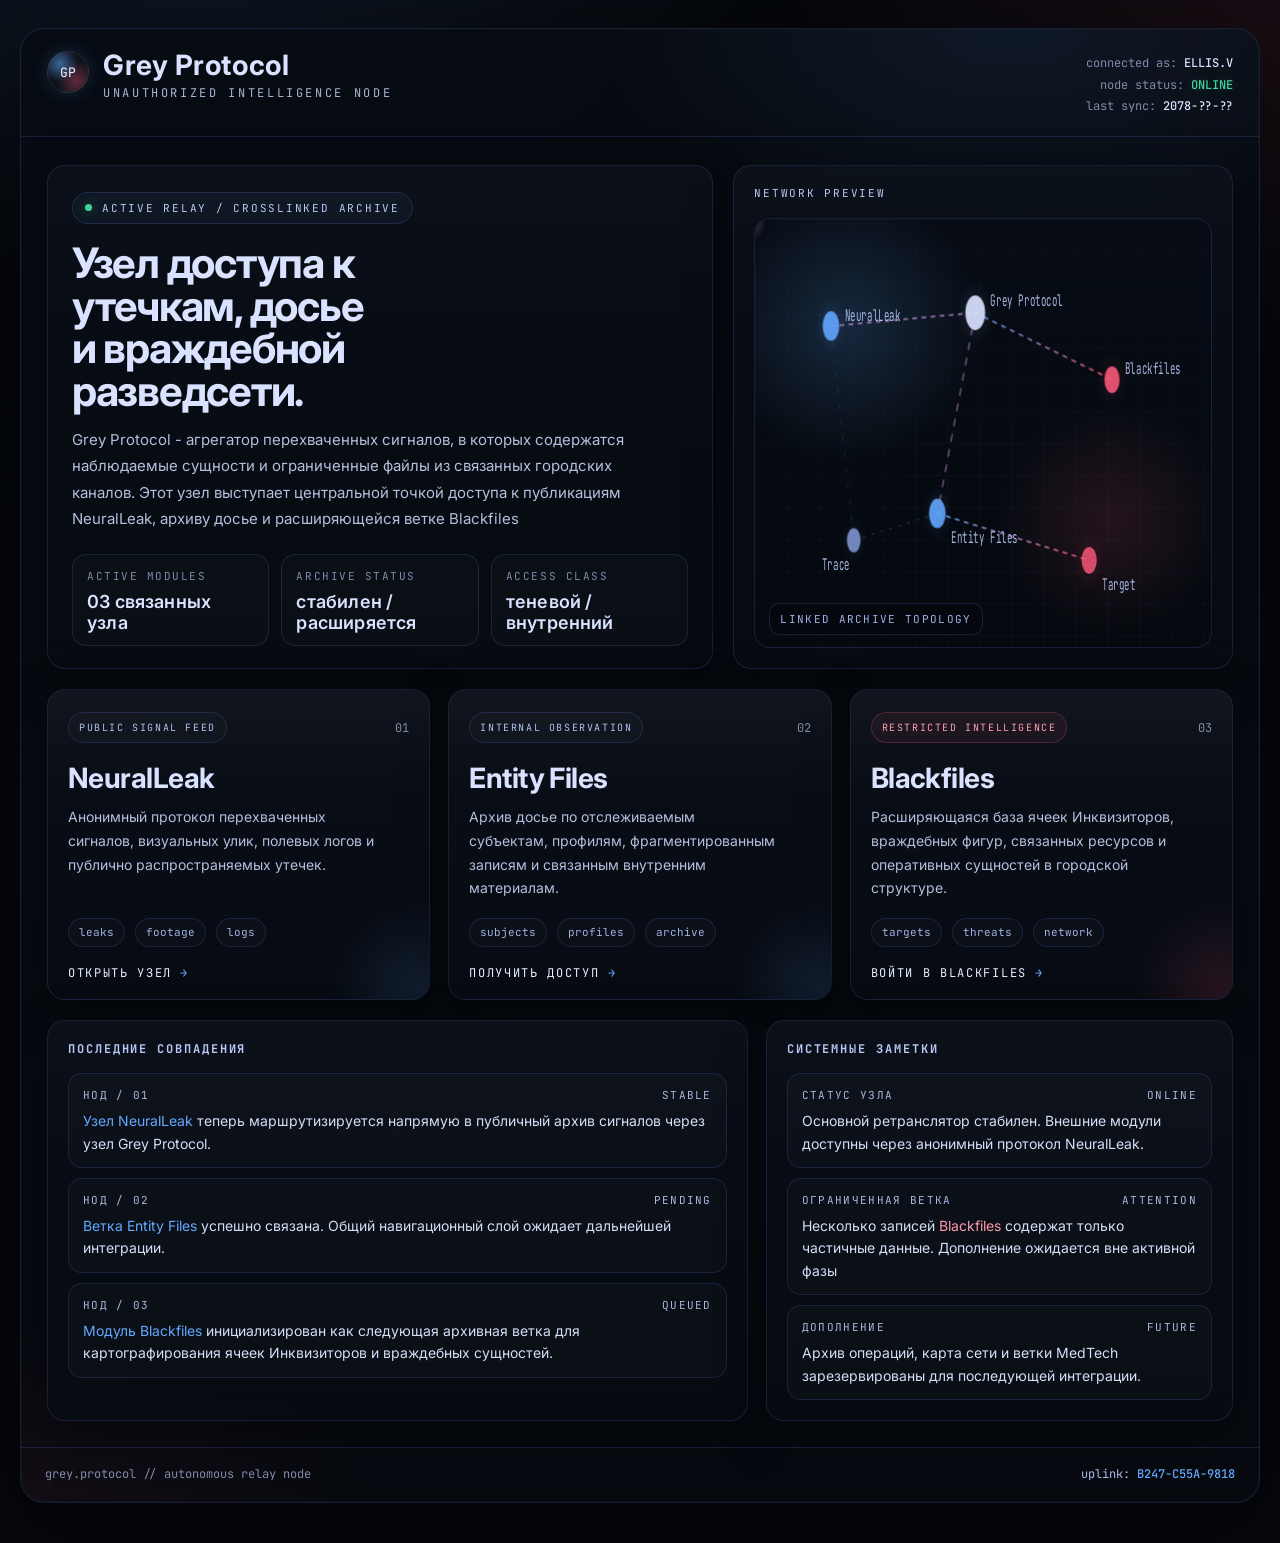
<file: index.html>
<!DOCTYPE html>
<html lang="en">
<head>
  <meta charset="UTF-8" />
  <meta name="viewport" content="width=device-width, initial-scale=1.0" />
  <title>Grey Protocol</title>

  <link rel="preconnect" href="https://fonts.googleapis.com">
  <link rel="preconnect" href="https://fonts.gstatic.com" crossorigin>
  <link href="https://fonts.googleapis.com/css2?family=Inter:wght@300;400;500;600;700&family=JetBrains+Mono:wght@400;500;700&display=swap" rel="stylesheet">

  <style>
    :root{
      --bg:#05070b;
      --bg-soft:#0a0f18;
      --panel:#0b1018cc;
      --panel-strong:#0b111b;
      --line:rgba(108,140,255,.16);
      --line-strong:rgba(108,140,255,.28);
      --text:#d9e2ff;
      --muted:#7e8aa8;
      --blue:#63a8ff;
      --blue-soft:rgba(99,168,255,.16);
      --red:#ff5a7c;
      --red-soft:rgba(255,90,124,.14);
      --green:#41d39e;
      --shadow:0 16px 48px rgba(0,0,0,.35);
      --radius:18px;
      --radius-sm:12px;
      --grid-size:34px;
      --content-width:1240px;
    }

    *{
      box-sizing:border-box;
    }

    html, body{
      margin:0;
      min-height:100%;
      background:
        radial-gradient(1000px 700px at 15% -10%, rgba(99,168,255,.13), transparent 60%),
        radial-gradient(900px 600px at 100% 0%, rgba(255,90,124,.08), transparent 55%),
        linear-gradient(180deg, #04060a 0%, #05070b 100%);
      color:var(--text);
      font-family:"Inter", system-ui, sans-serif;
    }

    body{
      position:relative;
      overflow-x:hidden;
    }

    body::before{
      content:"";
      position:fixed;
      inset:0;
      pointer-events:none;
      background:
        linear-gradient(rgba(99,168,255,.07) 1px, transparent 1px),
        linear-gradient(90deg, rgba(99,168,255,.06) 1px, transparent 1px);
      background-size:var(--grid-size) var(--grid-size);
      mask-image:radial-gradient(circle at center, black 35%, transparent 100%);
      opacity:.34;
    }

    body::after{
      content:"";
      position:fixed;
      inset:0;
      pointer-events:none;
      background:repeating-linear-gradient(
        to bottom,
        rgba(255,255,255,.02) 0px,
        rgba(255,255,255,.02) 1px,
        transparent 2px,
        transparent 4px
      );
      opacity:.08;
      mix-blend-mode:screen;
    }

    a{
      color:inherit;
      text-decoration:none;
    }

    .page{
      width:min(var(--content-width), calc(100% - 40px));
      margin:28px auto 40px;
      position:relative;
      z-index:1;
    }

    .shell{
      position:relative;
      overflow:hidden;
      border:1px solid var(--line);
      border-radius:24px;
      background:linear-gradient(180deg, rgba(7,11,18,.94), rgba(7,10,16,.92));
      box-shadow:
        0 0 0 1px rgba(255,255,255,.02) inset,
        0 24px 90px rgba(0,0,0,.42);
      backdrop-filter:blur(8px);
    }

    .shell::before{
      content:"";
      position:absolute;
      inset:0;
      pointer-events:none;
      background:
        radial-gradient(600px 300px at 80% 0%, rgba(99,168,255,.09), transparent 70%),
        radial-gradient(500px 260px at 0% 100%, rgba(255,90,124,.05), transparent 70%);
      opacity:1;
    }

    .topbar{
      display:flex;
      align-items:flex-start;
      justify-content:space-between;
      gap:20px;
      padding:22px 26px 18px;
      border-bottom:1px solid var(--line);
      position:relative;
      z-index:1;
    }

    .brand{
      display:flex;
      align-items:flex-start;
      gap:14px;
    }

    .brand-mark{
      width:42px;
      height:42px;
      border-radius:50%;
      display:grid;
      place-items:center;
      border:1px solid rgba(255,255,255,.08);
      background:
        radial-gradient(circle at 30% 30%, rgba(99,168,255,.55), transparent 45%),
        radial-gradient(circle at 70% 70%, rgba(255,90,124,.35), transparent 50%),
        #0b1018;
      box-shadow:
        0 0 18px rgba(99,168,255,.18),
        inset 0 0 18px rgba(255,255,255,.03);
      font-family:"JetBrains Mono", monospace;
      font-size:13px;
      color:#eef4ff;
      flex:0 0 auto;
    }

    .brand-text h1{
      margin:0;
      font-size:28px;
      line-height:1;
      letter-spacing:.02em;
      font-weight:700;
    }

    .brand-text .sub{
      margin-top:6px;
      color:#a9b5d4;
      font-size:12px;
      text-transform:uppercase;
      letter-spacing:.22em;
      font-family:"JetBrains Mono", monospace;
    }

    .meta{
      text-align:right;
      min-width:250px;
      font-family:"JetBrains Mono", monospace;
      font-size:12px;
      color:var(--muted);
      line-height:1.8;
      padding-top:2px;
    }

    .meta b{
      color:var(--text);
      font-weight:500;
    }

    .meta .status{
      color:var(--green);
      text-shadow:0 0 10px rgba(65,211,158,.25);
    }

    .content{
      padding:28px 26px 26px;
      position:relative;
      z-index:1;
    }

    .hero{
      display:grid;
      grid-template-columns:1.2fr .9fr;
      gap:20px;
      margin-bottom:20px;
    }

    .panel{
      border:1px solid var(--line);
      border-radius:var(--radius);
      background:linear-gradient(180deg, rgba(9,14,22,.92), rgba(7,11,18,.88));
      box-shadow:var(--shadow);
      position:relative;
      overflow:hidden;
    }

    .panel::before{
      content:"";
      position:absolute;
      inset:0;
      pointer-events:none;
      background:linear-gradient(180deg, rgba(255,255,255,.02), transparent 35%);
      opacity:.8;
    }

    .hero-main{
      padding:26px 24px 22px;
    }

    .eyebrow{
      display:inline-flex;
      align-items:center;
      gap:10px;
      padding:8px 12px;
      border:1px solid var(--line);
      border-radius:999px;
      background:rgba(99,168,255,.05);
      color:#b7c7f8;
      font-size:11px;
      letter-spacing:.16em;
      text-transform:uppercase;
      font-family:"JetBrains Mono", monospace;
      margin-bottom:18px;
    }

    .eyebrow-dot{
      width:7px;
      height:7px;
      border-radius:50%;
      background:var(--green);
      box-shadow:0 0 12px rgba(65,211,158,.45);
      animation:relayPulse 1.8s ease-in-out infinite;
    }

@keyframes relayPulse{
  0%,100%{
    transform:scale(1);
    opacity:.7;
    box-shadow:0 0 6px rgba(65,211,158,.35);
  }
  50%{
    transform:scale(1.35);
    opacity:1;
    box-shadow:0 0 18px rgba(65,211,158,.8);
  }
}
    
    .hero-main h2{
      margin:0 0 14px;
      font-size:42px;
      line-height:1.02;
      letter-spacing:-.03em;
      max-width:11ch;
    }

    .hero-main p{
      margin:0;
      color:#b3bfdc;
      max-width:62ch;
      line-height:1.75;
      font-size:15px;
    }

    .hero-note{
      display:grid;
      grid-template-columns:repeat(3, minmax(0,1fr));
      gap:12px;
      margin-top:22px;
    }

    .stat{
      border:1px solid var(--line);
      border-radius:14px;
      background:rgba(255,255,255,.02);
      padding:14px 14px 12px;
    }

    .stat .k{
      display:block;
      margin-bottom:8px;
      color:var(--muted);
      font-size:11px;
      text-transform:uppercase;
      letter-spacing:.14em;
      font-family:"JetBrains Mono", monospace;
    }

    .stat .v{
      font-size:18px;
      font-weight:600;
      letter-spacing:.01em;
    }

    .hero-side{
      padding:20px;
      display:flex;
      flex-direction:column;
      gap:14px;
    }

    .hero-side .block-title{
      color:#b7c7f8;
      font-size:11px;
      text-transform:uppercase;
      letter-spacing:.16em;
      font-family:"JetBrains Mono", monospace;
      margin-bottom:4px;
    }

    .network-preview{
      flex:1;
      min-height:260px;
      border:1px solid var(--line);
      border-radius:16px;
      background:
        radial-gradient(circle at 20% 25%, rgba(99,168,255,.18), transparent 28%),
        radial-gradient(circle at 78% 70%, rgba(255,90,124,.12), transparent 25%),
        linear-gradient(180deg, rgba(7,12,20,.9), rgba(6,9,15,.9));
      position:relative;
      overflow:hidden;
    }

    .network-preview svg{
      width:100%;
      height:100%;
      display:block;
    }

    .preview-label{
      position:absolute;
      z-index:2;
      left:14px;
      bottom:12px;
      font-family:"JetBrains Mono", monospace;
      font-size:11px;
      color:#9db2e8;
      letter-spacing:.12em;
      text-transform:uppercase;
      padding:8px 10px;
      border:1px solid rgba(99,168,255,.16);
      border-radius:10px;
      background:rgba(5,8,13,.62);
      backdrop-filter:blur(4px);
    }

    .network-preview::before{
  content:"";
  position:absolute;
  inset:0;
  pointer-events:none;
  z-index:0;
  background:
    linear-gradient(rgba(99,168,255,.12) 1px, transparent 1px),
    linear-gradient(90deg, rgba(99,168,255,.10) 1px, transparent 1px);
  background-size:32px 32px;
  opacity:.34;
}

.network-preview::after{
  content:"";
  position:absolute;
  inset:-40%;
  pointer-events:none;
  z-index:0;

  background:linear-gradient(
    90deg,
    transparent 0%,
    transparent 40%,
    rgba(99,168,255,.10) 48%,
    rgba(99,168,255,.22) 50%,
    rgba(99,168,255,.10) 52%,
    transparent 60%,
    transparent 100%
  );

  transform:translateX(-60%);
  animation:networkSweep 12s linear infinite;
}

.network-preview svg{
  position:relative;
  z-index:1;
}

.preview-link{
  stroke-linecap:round;
  stroke-dasharray:5 7;
  animation:linkFlow 5s linear infinite;
  opacity:.9;
}

.preview-link.soft{
  stroke-dasharray:3 9;
  animation-duration:7s;
  opacity:.65;
}

.preview-node{
  transform-box:fill-box;
  transform-origin:center;
  animation:nodePulseSoft 3.2s ease-in-out infinite;
  filter:drop-shadow(0 0 8px rgba(99,168,255,.22));
}

.preview-node.red{
  filter:drop-shadow(0 0 10px rgba(255,90,124,.24));
}

.preview-node.white{
  filter:drop-shadow(0 0 10px rgba(217,226,255,.18));
}

.preview-node.n2{ animation-delay:.35s; }
.preview-node.n3{ animation-delay:.8s; }
.preview-node.n4{ animation-delay:1.2s; }
.preview-node.n5{ animation-delay:1.7s; }
.preview-node.n6{ animation-delay:2.1s; }

.signal-dot{
  opacity:.95;
  filter:drop-shadow(0 0 8px currentColor);
}

.signal-dot.blue{
  color:#63a8ff;
  fill:currentColor;
}

.signal-dot.red{
  color:#ff5a7c;
  fill:currentColor;
}

.signal-dot.s1{ animation:signal1 4.2s linear infinite; }
.signal-dot.s2{ animation:signal2 5s linear infinite 1.2s; }
.signal-dot.s3{ animation:signal3 4.8s linear infinite .6s; }
.signal-dot.s4{ animation:signal4 5.8s linear infinite 1.8s; }

@keyframes networkSweep{
  from{
    transform:translateX(-60%);
  }
  to{
    transform:translateX(60%);
  }
}
    
@keyframes linkFlow{
  from{ stroke-dashoffset:0; }
  to{ stroke-dashoffset:-36; }
}

@keyframes nodePulseSoft{
  0%,100%{
    transform:scale(1);
    opacity:.82;
  }
  50%{
    transform:scale(1.12);
    opacity:1;
  }
}

@keyframes signal1{
  0%{
    transform:translate(100px,80px);
    opacity:0;
  }
  8%{ opacity:1; }
  92%{ opacity:1; }
  100%{
    transform:translate(290px,70px);
    opacity:0;
  }
}

@keyframes signal2{
  0%{
    transform:translate(290px,70px);
    opacity:0;
  }
  8%{ opacity:1; }
  92%{ opacity:1; }
  100%{
    transform:translate(470px,120px);
    opacity:0;
  }
}

@keyframes signal3{
  0%{
    transform:translate(290px,70px);
    opacity:0;
  }
  8%{ opacity:1; }
  92%{ opacity:1; }
  100%{
    transform:translate(240px,220px);
    opacity:0;
  }
}

@keyframes signal4{
  0%{
    transform:translate(240px,220px);
    opacity:0;
  }
  8%{ opacity:1; }
  92%{ opacity:1; }
  100%{
    transform:translate(440px,255px);
    opacity:0;
  }
}
    
    .module-grid{
      display:grid;
      grid-template-columns:repeat(3, minmax(0,1fr));
      gap:18px;
      margin-top:8px;
    }

    .module{
      display:flex;
      flex-direction:column;
      min-height:245px;
      padding:22px 20px 18px;
      border:1px solid var(--line);
      border-radius:18px;
      background:
        linear-gradient(180deg, rgba(10,15,24,.96), rgba(7,11,18,.92));
      position:relative;
      overflow:hidden;
      transition:transform .22s ease, border-color .22s ease, box-shadow .22s ease;
      box-shadow:var(--shadow);
    }

    .module::before{
      content:"";
      position:absolute;
      inset:0;
      pointer-events:none;
      background:linear-gradient(180deg, rgba(255,255,255,.03), transparent 35%);
    }

    .module::after{
      content:"";
      position:absolute;
      inset:auto -80px -80px auto;
      width:180px;
      height:180px;
      border-radius:50%;
      background:radial-gradient(circle, rgba(99,168,255,.12), transparent 72%);
      pointer-events:none;
    }

    .module:hover{
      transform:translateY(-5px);
      border-color:var(--line-strong);
      box-shadow:
        0 0 0 1px rgba(99,168,255,.08) inset,
        0 20px 60px rgba(0,0,0,.42);
    }

    .module.red::after{
      background:radial-gradient(circle, rgba(255,90,124,.12), transparent 72%);
    }

    .module-top{
      display:flex;
      align-items:center;
      justify-content:space-between;
      gap:12px;
      margin-bottom:18px;
    }

    .tag{
      display:inline-flex;
      align-items:center;
      gap:8px;
      padding:8px 10px;
      border:1px solid var(--line);
      border-radius:999px;
      font-size:10px;
      text-transform:uppercase;
      letter-spacing:.16em;
      color:#b0c1ef;
      font-family:"JetBrains Mono", monospace;
      background:rgba(255,255,255,.02);
    }

    .tag.red{
      border-color:rgba(255,90,124,.22);
      color:#ff9db2;
      background:rgba(255,90,124,.06);
    }

    .module-index{
      font-family:"JetBrains Mono", monospace;
      color:var(--muted);
      font-size:12px;
    }

    .module h3{
      margin:0 0 10px;
      font-size:28px;
      letter-spacing:-.02em;
    }

    .module p{
      margin:0 0 18px;
      color:#b3bfdc;
      line-height:1.7;
      font-size:14px;
      max-width:34ch;
    }

    .module-meta{
      margin-top:auto;
      display:flex;
      flex-wrap:wrap;
      gap:10px;
    }

    .pill{
      padding:8px 10px;
      border:1px solid var(--line);
      border-radius:999px;
      background:rgba(255,255,255,.02);
      color:#9fb2e4;
      font-size:11px;
      line-height:1;
      font-family:"JetBrains Mono", monospace;
    }

    .module-cta{
      margin-top:18px;
      display:inline-flex;
      align-items:center;
      gap:8px;
      color:#e7eeff;
      font-size:12px;
      text-transform:uppercase;
      letter-spacing:.14em;
      font-family:"JetBrains Mono", monospace;
    }

    .module-cta span{
      color:var(--blue);
    }

    .info-grid{
      display:grid;
      grid-template-columns:1.2fr .8fr;
      gap:18px;
      margin-top:20px;
    }

    .feed-panel,
    .notice-panel{
      padding:20px;
    }

    .section-title{
      margin:0 0 16px;
      font-size:12px;
      color:#b7c7f8;
      text-transform:uppercase;
      letter-spacing:.16em;
      font-family:"JetBrains Mono", monospace;
    }

    .feed-list,
    .notice-list{
      list-style:none;
      margin:0;
      padding:0;
      display:flex;
      flex-direction:column;
      gap:10px;
    }

    .feed-item,
    .notice-item{
      border:1px solid var(--line);
      border-radius:14px;
      padding:14px 14px 12px;
      background:rgba(255,255,255,.02);
    }

    .feed-item .head,
    .notice-item .head{
      display:flex;
      align-items:center;
      justify-content:space-between;
      gap:12px;
      margin-bottom:8px;
      font-family:"JetBrains Mono", monospace;
      font-size:11px;
      text-transform:uppercase;
      letter-spacing:.12em;
      color:#a8b8dd;
    }

    .feed-item .body,
    .notice-item .body{
      color:#d4def7;
      line-height:1.6;
      font-size:14px;
    }

    .feed-item .body span{
      color:var(--blue);
    }

    .notice-item.warn .body span{
      color:#ff99ae;
    }

    .footer{
      display:flex;
      justify-content:space-between;
      gap:16px;
      padding:18px 24px 20px;
      border-top:1px solid var(--line);
      color:var(--muted);
      font-size:12px;
      font-family:"JetBrains Mono", monospace;
      position:relative;
      z-index:1;
    }

    .footer .uplink{
      color:#a9bbef;
    }

    .footer .uplink b{
      color:var(--blue);
      font-weight:500;
    }

    @media (max-width: 1080px){
      .hero{
        grid-template-columns:1fr;
      }

      .info-grid{
        grid-template-columns:1fr;
      }

      .module-grid{
        grid-template-columns:1fr;
      }

      .meta{
        min-width:unset;
      }
    }
    
    @media (max-width: 720px){
      .page{
        width:min(100% - 18px, var(--content-width));
        margin:12px auto 24px;
      }

      .topbar{
        flex-direction:column;
        align-items:flex-start;
        padding:18px 16px 16px;
      }

      .content{
        padding:18px 16px 18px;
      }

      .hero-main{
        padding:20px 16px 18px;
      }

      .hero-main h2{
        font-size:32px;
      }

      .hero-note{
        grid-template-columns:1fr;
      }

      .hero-side{
        padding:16px;
      }

      .module{
        min-height:unset;
      }

      .footer{
        flex-direction:column;
        padding:16px;
      }

      .brand-text h1{
        font-size:22px;
      }
    }
  </style>
</head>
<body>
  <main class="page">
    <section class="shell">
      <header class="topbar">
        <div class="brand">
          <div class="brand-mark">GP</div>
          <div class="brand-text">
            <h1>Grey Protocol</h1>
            <div class="sub">unauthorized intelligence node</div>
          </div>
        </div>

        <div class="meta">
          connected as: <b>ELLIS.V</b><br>
          node status: <b class="status">ONLINE</b><br>
          last sync: <b>2078-??-??</b>
        </div>
      </header>

      <div class="content">
        <section class="hero">
          <article class="panel hero-main">
            <div class="eyebrow">
              <span class="eyebrow-dot"></span>
              active relay / crosslinked archive
            </div>

            <h2>Узел доступа к утечкам, досье и враждебной разведсети.</h2>

            <p>
              Grey Protocol - агрегатор перехваченных сигналов, в которых содержатся наблюдаемые сущности и ограниченные файлы из связанных городских каналов. 
              Этот узел выступает центральной точкой доступа к публикациям NeuralLeak, архиву досье и расширяющейся ветке Blackfiles
            </p>

            <div class="hero-note">
              <div class="stat">
                <span class="k">active modules</span>
                <span class="v">03 связанных узла</span>
              </div>

              <div class="stat">
                <span class="k">archive status</span>
                <span class="v">стабилен / расширяется</span>
              </div>

              <div class="stat">
                <span class="k">access class</span>
                <span class="v">теневой / внутренний</span>
              </div>
            </div>
          </article>

          <aside class="panel hero-side">
            <div class="block-title">network preview</div>

            <div class="network-preview">
  <svg viewBox="0 0 600 320" preserveAspectRatio="none" aria-hidden="true">
    <defs>
      <linearGradient id="lineBlue" x1="0%" y1="0%" x2="100%" y2="100%">
        <stop offset="0%" stop-color="#63a8ff" />
        <stop offset="100%" stop-color="#ff5a7c" />
      </linearGradient>
    </defs>

    <g opacity="0.86">
      <line class="preview-link" x1="100" y1="80" x2="290" y2="70" stroke="url(#lineBlue)" stroke-width="1.5" />
      <line class="preview-link" x1="290" y1="70" x2="470" y2="120" stroke="url(#lineBlue)" stroke-width="1.5" />
      <line class="preview-link" x1="290" y1="70" x2="240" y2="220" stroke="url(#lineBlue)" stroke-width="1.5" />
      <line class="preview-link" x1="240" y1="220" x2="440" y2="255" stroke="url(#lineBlue)" stroke-width="1.5" />
      <line class="preview-link soft" x1="100" y1="80" x2="130" y2="240" stroke="rgba(99,168,255,.35)" stroke-width="1.2" />
      <line class="preview-link soft" x1="130" y1="240" x2="240" y2="220" stroke="rgba(99,168,255,.35)" stroke-width="1.2" />
    </g>

    <g>
      <circle class="preview-node n1" cx="100" cy="80" r="11" fill="#63a8ff" opacity=".9"/>
      <circle class="preview-node white n2" cx="290" cy="70" r="13" fill="#d9e2ff" opacity=".92"/>
      <circle class="preview-node red n3" cx="470" cy="120" r="10" fill="#ff5a7c" opacity=".88"/>
      <circle class="preview-node n4" cx="240" cy="220" r="11" fill="#63a8ff" opacity=".9"/>
      <circle class="preview-node n5" cx="130" cy="240" r="9" fill="#9db8ff" opacity=".72"/>
      <circle class="preview-node red n6" cx="440" cy="255" r="10" fill="#ff5a7c" opacity=".82"/>
    </g>

    <g>
      <circle class="signal-dot blue s1" r="3.2" />
      <circle class="signal-dot red s2" r="3.2" />
      <circle class="signal-dot blue s3" r="3.2" />
      <circle class="signal-dot red s4" r="3.2" />
    </g>

    <g font-family="JetBrains Mono, monospace" font-size="12" fill="#b7c7f8" opacity=".9">
      <text x="118" y="76">NeuralLeak</text>
      <text x="310" y="65">Grey Protocol</text>
      <text x="487" y="116">Blackfiles</text>
      <text x="258" y="242">Entity Files</text>
      <text x="88" y="262">Trace</text>
      <text x="457" y="277">Target</text>
    </g>
  </svg>

  <div class="preview-label">linked archive topology</div>
</div>
          </aside>
        </section>

        <section class="module-grid">
          <a href="https://korusemp3.github.io/NeuralLeak/" class="module">
            <div class="module-top">
              <div class="tag">public signal feed</div>
              <div class="module-index">01</div>
            </div>

            <h3>NeuralLeak</h3>
            <p>
              Анонимный протокол перехваченных сигналов, визуальных улик, полевых логов и публично распространяемых утечек.
            </p>

            <div class="module-meta">
              <span class="pill">leaks</span>
              <span class="pill">footage</span>
              <span class="pill">logs</span>
            </div>

            <div class="module-cta">открыть узел <span>→</span></div>
          </a>

          <a href="https://korusemp3.github.io/novimmune-dossier" class="module">
            <div class="module-top">
              <div class="tag">internal observation</div>
              <div class="module-index">02</div>
            </div>

            <h3>Entity Files</h3>
            <p>
              Архив досье по отслеживаемым субъектам, профилям, фрагментированным записям и связанным внутренним материалам.
            </p>

            <div class="module-meta">
              <span class="pill">subjects</span>
              <span class="pill">profiles</span>
              <span class="pill">archive</span>
            </div>

            <div class="module-cta">получить доступ <span>→</span></div>
          </a>

          <a href="blackfiles.html" class="module red">
            <div class="module-top">
              <div class="tag red">restricted intelligence</div>
              <div class="module-index">03</div>
            </div>

            <h3>Blackfiles</h3>
            <p>
              Расширяющаяся база ячеек Инквизиторов, враждебных фигур, связанных ресурсов и оперативных сущностей в городской структуре.
            </p>

            <div class="module-meta">
              <span class="pill">targets</span>
              <span class="pill">threats</span>
              <span class="pill">network</span>
            </div>

            <div class="module-cta">войти в blackfiles <span>→</span></div>
          </a>
        </section>

        <section class="info-grid">
          <article class="panel feed-panel">
            <h4 class="section-title">ПОСЛЕДНИЕ СОВПАДЕНИЯ</h4>

            <ul class="feed-list">
              <li class="feed-item">
                <div class="head">
                  <span>нод / 01</span>
                  <span>stable</span>
                </div>
                <div class="body">
                  <span>Узел NeuralLeak</span> теперь маршрутизируется напрямую в публичный архив сигналов через узел Grey Protocol.
                </div>
              </li>

              <li class="feed-item">
                <div class="head">
                  <span>нод / 02</span>
                  <span>pending</span>
                </div>
                <div class="body">
                  <span>Ветка Entity Files</span> успешно связана. Общий навигационный слой ожидает дальнейшей интеграции.
                </div>
              </li>

              <li class="feed-item">
                <div class="head">
                  <span>нод / 03</span>
                  <span>queued</span>
                </div>
                <div class="body">
                  <span>Модуль Blackfiles</span> инициализирован как следующая архивная ветка для картографирования ячеек Инквизиторов и враждебных сущностей.
                </div>
              </li>
            </ul>
          </article>

          <article class="panel notice-panel notice-panel--soft">
            <h4 class="section-title">системные заметки</h4>

            <ul class="notice-list">
              <li class="notice-item">
                <div class="head">
                  <span>статус узла</span>
                  <span>online</span>
                </div>
                <div class="body">
                  Основной ретранслятор стабилен. Внешние модули доступны через анонимный протокол NeuralLeak.
                </div>
              </li>

              <li class="notice-item warn">
                <div class="head">
                  <span>ограниченная ветка</span>
                  <span>attention</span>
                </div>
                <div class="body">
                   Несколько записей <span>Blackfiles</span> содержат только частичные данные. Дополнение ожидается вне активной фазы
                </div>
              </li>

              <li class="notice-item">
                <div class="head">
                  <span>дополнение</span>
                  <span>future</span>
                </div>
                <div class="body">
                  Архив операций, карта сети и ветки MedTech зарезервированы для последующей интеграции.
                </div>
              </li>
            </ul>
          </article>
        </section>
      </div>

      <footer class="footer">
        <div>grey.protocol // autonomous relay node</div>
        <div class="uplink">uplink: <b id="uplinkCode">A8C4-5BA1-DA61</b></div>
      </footer>
    </section>
  </main>

  <script>
    (function(){
      const target = document.getElementById("uplinkCode");
      const chars = "ABCDEF0123456789";

      function makeCode(){
        let raw = "";
        for(let i = 0; i < 12; i++){
          raw += chars[Math.floor(Math.random() * chars.length)];
        }
        return raw.match(/.{1,4}/g).join("-");
      }

      setInterval(() => {
        target.textContent = makeCode();
      }, 1400);
    })();
  </script>
</body>
</html>
</file>
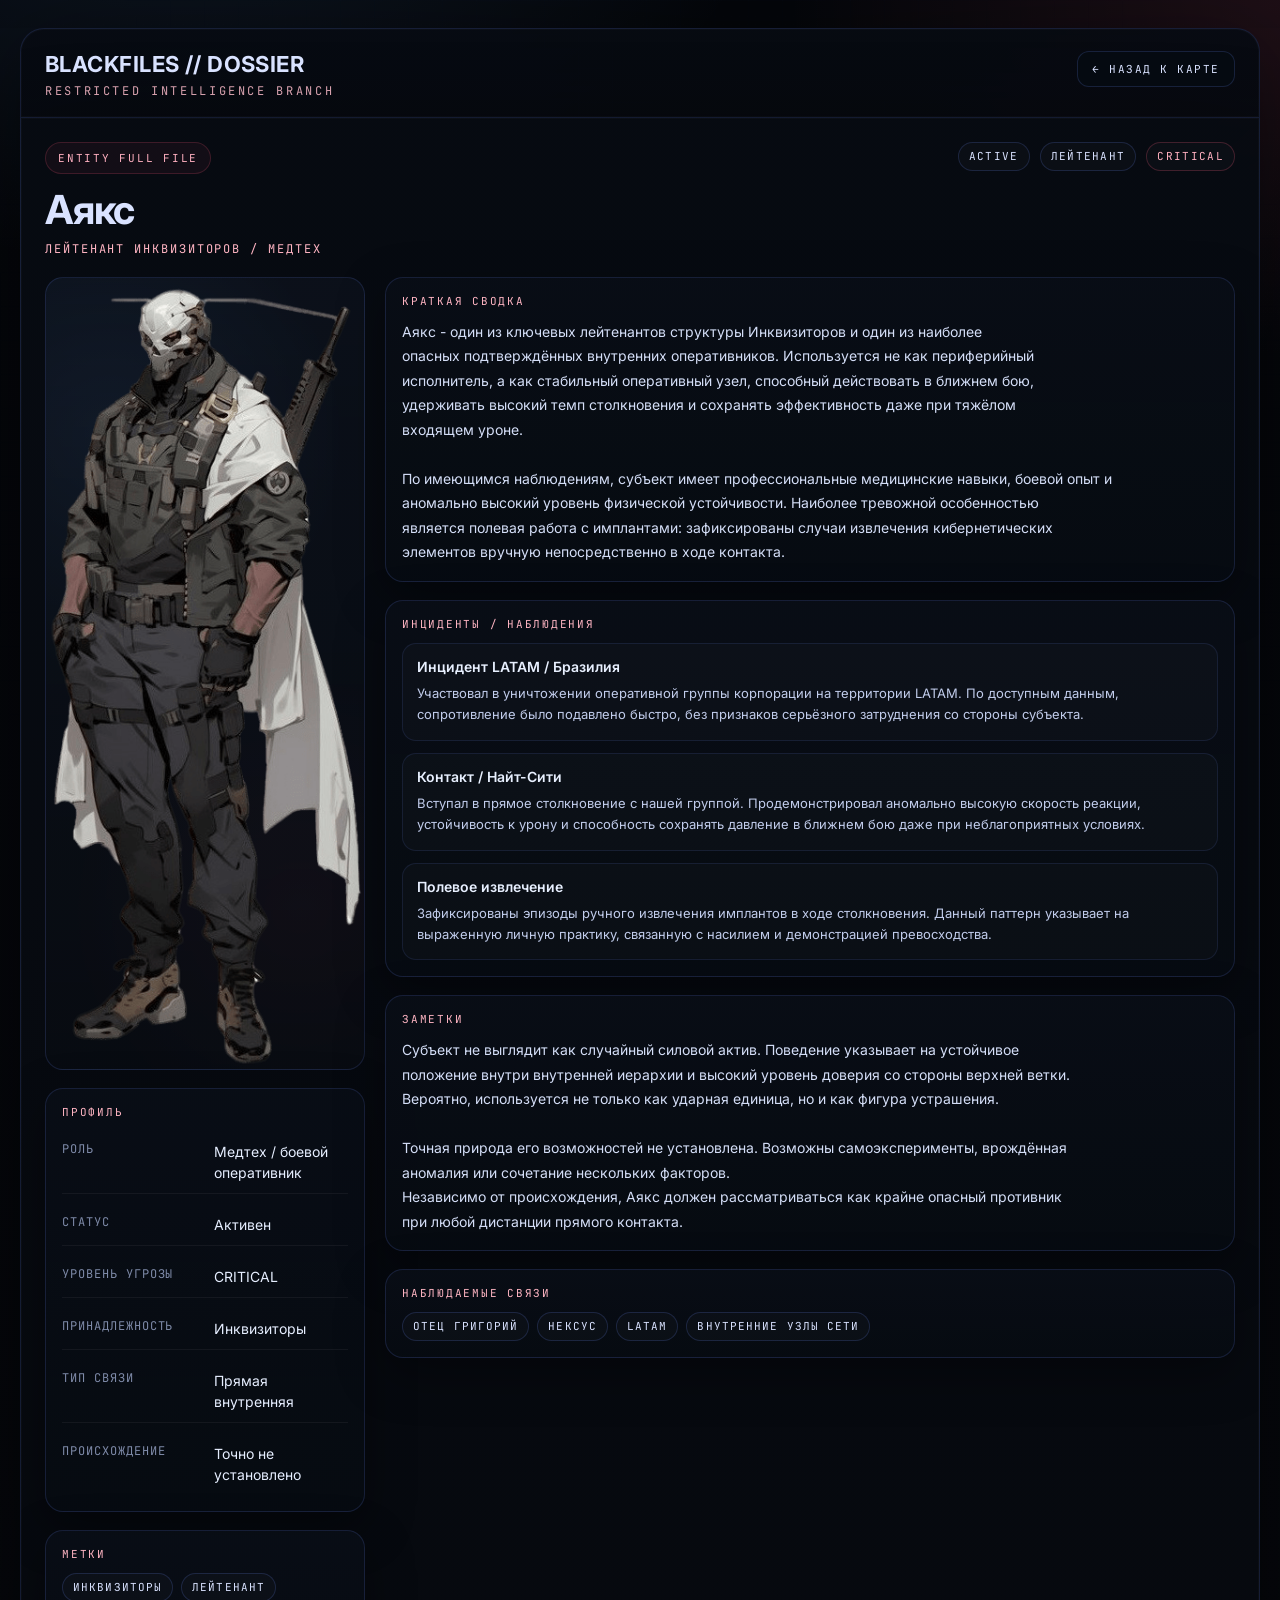
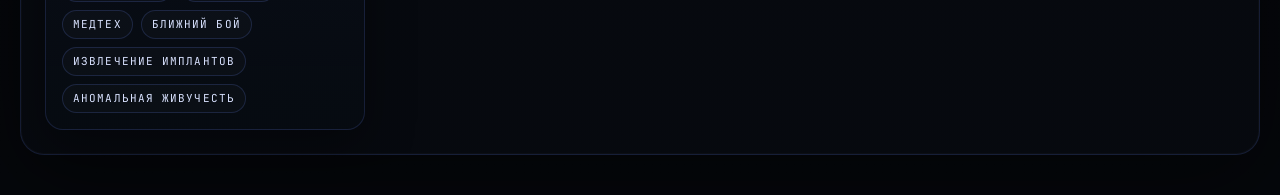
<file: dossiers/ajax.html>
<!DOCTYPE html>
<html lang="ru">
<head>
  <meta charset="UTF-8" />
  <meta name="viewport" content="width=device-width, initial-scale=1.0" />
  <title>Досье // Аякс</title>

  <link rel="preconnect" href="https://fonts.googleapis.com">
  <link rel="preconnect" href="https://fonts.gstatic.com" crossorigin>
  <link href="https://fonts.googleapis.com/css2?family=Inter:wght@300;400;500;600;700&family=JetBrains+Mono:wght@400;500;700&display=swap" rel="stylesheet">

  <link rel="stylesheet" href="../styles/dossier.css">
</head>
<body>
  <main class="dossier-page">
    <header class="dossier-topbar">
      <div class="dossier-brand">
        <div class="dossier-brand__title">BLACKFILES // DOSSIER</div>
        <div class="dossier-brand__sub">restricted intelligence branch</div>
      </div>

      <a href="../blackfiles.html" class="dossier-back">← назад к карте</a>
    </header>

    <section class="dossier-shell">
      <div class="dossier-head">
        <div>
          <div class="dossier-kicker">entity full file</div>
          <h1 id="dossierTitle" class="dossier-title">Загрузка...</h1>
          <div id="dossierRole" class="dossier-role">...</div>
        </div>

        <div id="dossierBadges" class="dossier-badges"></div>
      </div>

      <div class="dossier-layout">
        <aside class="dossier-sidebar">
          <div id="dossierPhoto" class="dossier-photo">?</div>

          <section class="dossier-card">
            <div class="dossier-card__title">профиль</div>
            <div id="dossierProfile" class="dossier-kv"></div>
          </section>

          <section class="dossier-card">
            <div class="dossier-card__title">метки</div>
            <div id="dossierTags" class="dossier-tags"></div>
          </section>
        </aside>

        <div class="dossier-main">
          <section class="dossier-card">
            <div class="dossier-card__title">краткая сводка</div>
            <div id="dossierSummary" class="dossier-text"></div>
          </section>

          <section class="dossier-card">
            <div class="dossier-card__title">инциденты / наблюдения</div>
            <div id="dossierIncidents" class="dossier-stack"></div>
          </section>

          <section class="dossier-card">
            <div class="dossier-card__title">заметки</div>
            <div id="dossierNotes" class="dossier-text"></div>
          </section>

          <section class="dossier-card">
            <div class="dossier-card__title">наблюдаемые связи</div>
            <div id="dossierConnections" class="dossier-tags"></div>
          </section>
        </div>
      </div>
    </section>
  </main>

  <script src="../data/dossiers/ajax.js"></script>
  <script src="../js/dossier.js"></script>
</body>
</html>
</file>
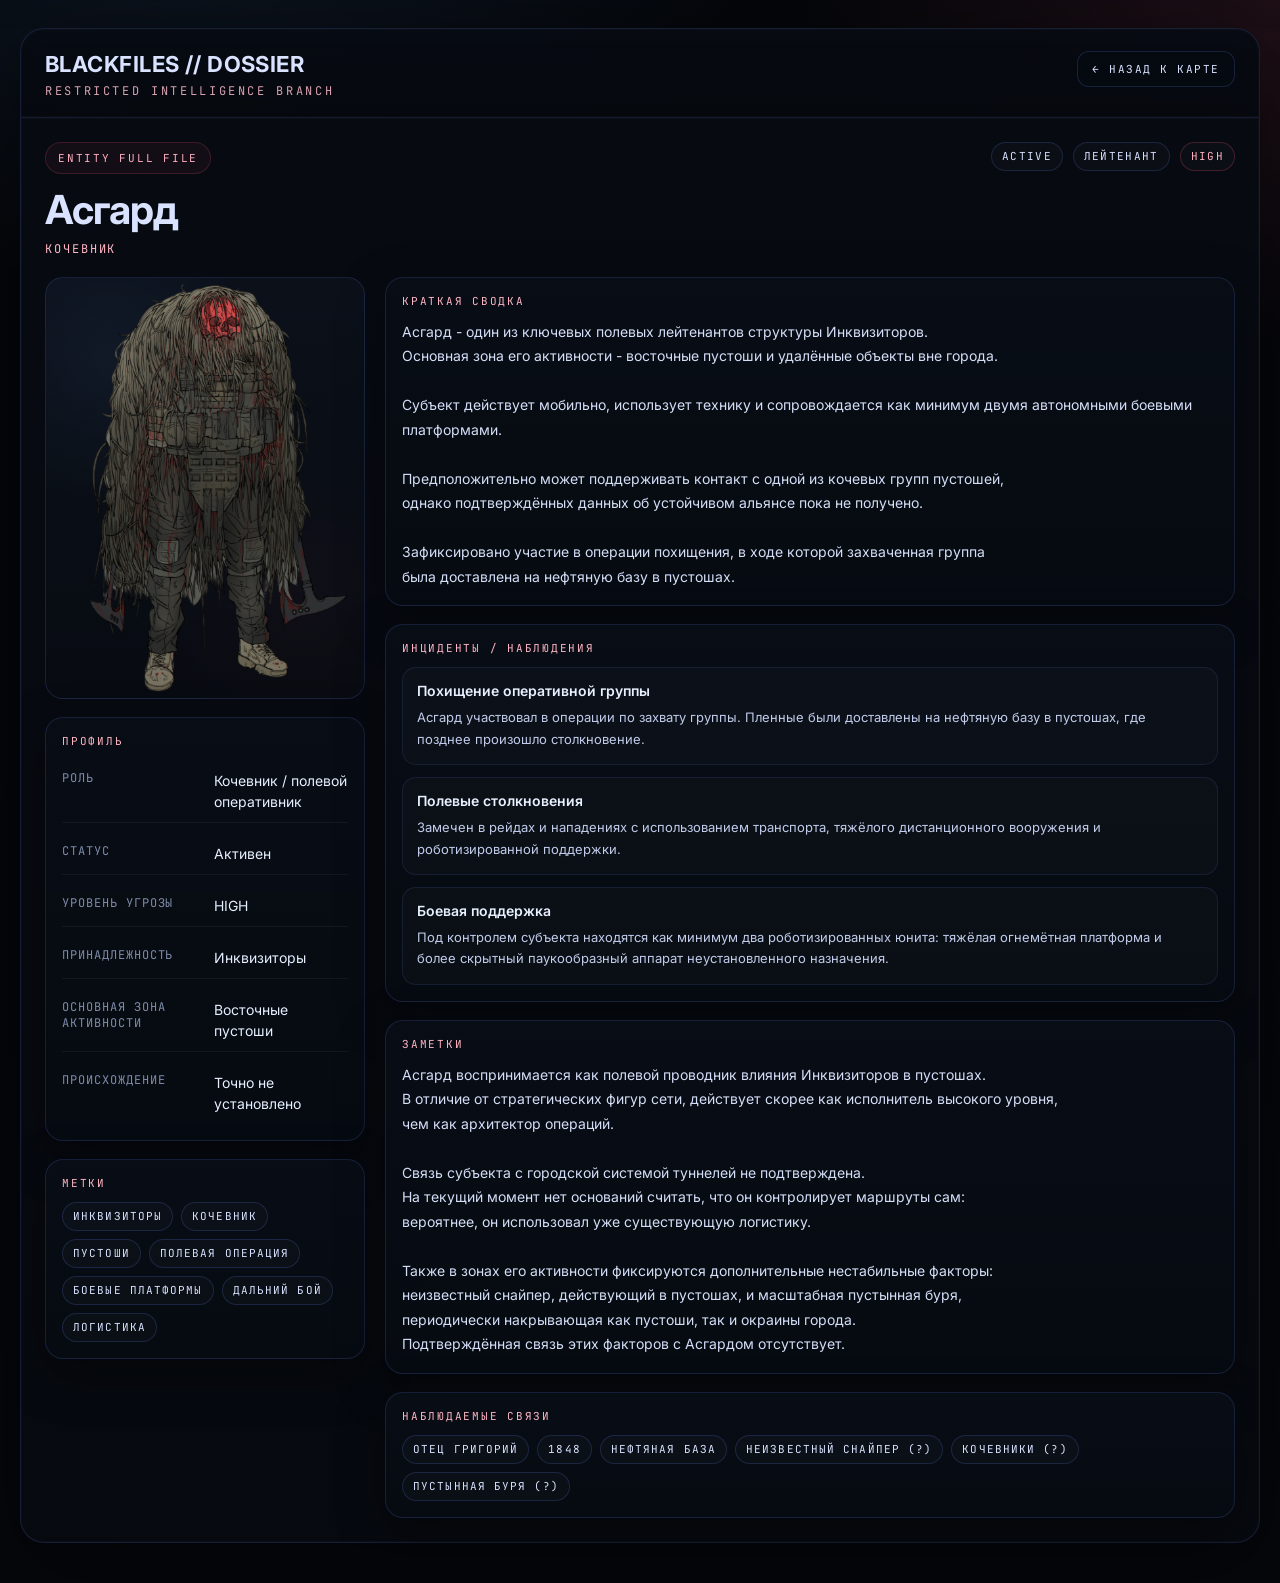
<file: dossiers/asgard.html>
<!DOCTYPE html>
<html lang="ru">
<head>
  <meta charset="UTF-8" />
  <meta name="viewport" content="width=device-width, initial-scale=1.0" />
  <title>Досье // Асгард</title>

  <link rel="preconnect" href="https://fonts.googleapis.com">
  <link rel="preconnect" href="https://fonts.gstatic.com" crossorigin>
  <link href="https://fonts.googleapis.com/css2?family=Inter:wght@300;400;500;600;700&family=JetBrains+Mono:wght@400;500;700&display=swap" rel="stylesheet">

  <link rel="stylesheet" href="../styles/dossier.css">
</head>
<body>
  <main class="dossier-page">
    <header class="dossier-topbar">
      <div class="dossier-brand">
        <div class="dossier-brand__title">BLACKFILES // DOSSIER</div>
        <div class="dossier-brand__sub">restricted intelligence branch</div>
      </div>

      <a href="../blackfiles.html" class="dossier-back">← назад к карте</a>
    </header>

    <section class="dossier-shell">
      <div class="dossier-head">
        <div>
          <div class="dossier-kicker">entity full file</div>
          <h1 id="dossierTitle" class="dossier-title">Загрузка...</h1>
          <div id="dossierRole" class="dossier-role">...</div>
        </div>

        <div id="dossierBadges" class="dossier-badges"></div>
      </div>

      <div class="dossier-layout">
        <aside class="dossier-sidebar">
          <div id="dossierPhoto" class="dossier-photo">?</div>

          <section class="dossier-card">
            <div class="dossier-card__title">профиль</div>
            <div id="dossierProfile" class="dossier-kv"></div>
          </section>

          <section class="dossier-card">
            <div class="dossier-card__title">метки</div>
            <div id="dossierTags" class="dossier-tags"></div>
          </section>
        </aside>

        <div class="dossier-main">
          <section class="dossier-card">
            <div class="dossier-card__title">краткая сводка</div>
            <div id="dossierSummary" class="dossier-text"></div>
          </section>

          <section class="dossier-card">
            <div class="dossier-card__title">инциденты / наблюдения</div>
            <div id="dossierIncidents" class="dossier-stack"></div>
          </section>

          <section class="dossier-card">
            <div class="dossier-card__title">заметки</div>
            <div id="dossierNotes" class="dossier-text"></div>
          </section>

          <section class="dossier-card">
            <div class="dossier-card__title">наблюдаемые связи</div>
            <div id="dossierConnections" class="dossier-tags"></div>
          </section>
        </div>
      </div>
    </section>
  </main>

  <script src="../data/dossiers/asgard.js"></script>
  <script src="../js/dossier.js"></script>
</body>
</html>
</file>
<file: styles/dossier.css>
:root{
  --bg:#05070b;
  --panel:#0b1018cc;
  --line:rgba(108,140,255,.16);
  --line-strong:rgba(255,90,124,.24);
  --text:#d9e2ff;
  --muted:#7e8aa8;
  --blue:#63a8ff;
  --red:#ff5a7c;
  --green:#41d39e;
  --shadow:0 16px 48px rgba(0,0,0,.35);
  --radius:18px;
  --content-width:1320px;
}

*{ box-sizing:border-box; }

html,body{
  margin:0;
  min-height:100%;
  background:
    radial-gradient(1000px 700px at 15% -10%, rgba(99,168,255,.11), transparent 60%),
    radial-gradient(900px 600px at 100% 0%, rgba(255,90,124,.10), transparent 55%),
    linear-gradient(180deg, #04060a 0%, #05070b 100%);
  color:var(--text);
  font-family:"Inter", system-ui, sans-serif;
}

body{
  position:relative;
  overflow-x:hidden;
}

body::before{
  content:"";
  position:fixed;
  inset:0;
  pointer-events:none;
  background:
    linear-gradient(rgba(99,168,255,.07) 1px, transparent 1px),
    linear-gradient(90deg, rgba(99,168,255,.06) 1px, transparent 1px);
  background-size:34px 34px;
  mask-image:radial-gradient(circle at center, black 35%, transparent 100%);
  opacity:.28;
}

a{
  color:inherit;
  text-decoration:none;
}

.dossier-page{
  width:min(var(--content-width), calc(100% - 40px));
  margin:28px auto 40px;
  position:relative;
  z-index:1;
}

.dossier-topbar{
  display:flex;
  align-items:flex-start;
  justify-content:space-between;
  gap:20px;
  padding:22px 24px 18px;
  border:1px solid var(--line);
  border-radius:24px 24px 0 0;
  background:linear-gradient(180deg, rgba(7,11,18,.95), rgba(7,10,16,.92));
  box-shadow:
    0 0 0 1px rgba(255,255,255,.02) inset,
    0 24px 90px rgba(0,0,0,.42);
}

.dossier-brand__title{
  font-size:22px;
  font-weight:700;
  letter-spacing:.02em;
}

.dossier-brand__sub{
  margin-top:6px;
  color:#d7a1ae;
  font-size:12px;
  text-transform:uppercase;
  letter-spacing:.22em;
  font-family:"JetBrains Mono", monospace;
}

.dossier-back{
  display:inline-flex;
  align-items:center;
  gap:8px;
  padding:10px 14px;
  border:1px solid rgba(108,140,255,.18);
  border-radius:12px;
  background:rgba(7,11,18,.84);
  color:#d9e2ff;
  font-size:11px;
  text-transform:uppercase;
  letter-spacing:.14em;
  font-family:"JetBrains Mono", monospace;
}

.dossier-shell{
  border:1px solid var(--line);
  border-top:0;
  border-radius:0 0 24px 24px;
  background:linear-gradient(180deg, rgba(7,11,18,.95), rgba(7,10,16,.92));
  box-shadow:
    0 0 0 1px rgba(255,255,255,.02) inset,
    0 24px 90px rgba(0,0,0,.42);
  padding:24px;
}

.dossier-head{
  display:flex;
  align-items:flex-start;
  justify-content:space-between;
  gap:20px;
  margin-bottom:20px;
}

.dossier-kicker{
  display:inline-flex;
  align-items:center;
  gap:10px;
  padding:8px 12px;
  border:1px solid rgba(255,90,124,.18);
  border-radius:999px;
  background:rgba(255,90,124,.05);
  color:#ffb0c0;
  font-size:11px;
  letter-spacing:.16em;
  text-transform:uppercase;
  font-family:"JetBrains Mono", monospace;
  margin-bottom:16px;
}

.dossier-title{
  margin:0;
  font-size:40px;
  line-height:1.02;
  letter-spacing:-.03em;
}

.dossier-role{
  margin-top:10px;
  color:#ffb5c3;
  font-size:12px;
  text-transform:uppercase;
  letter-spacing:.16em;
  font-family:"JetBrains Mono", monospace;
}

.dossier-badges{
  display:flex;
  flex-wrap:wrap;
  gap:10px;
}

.dossier-pill{
  padding:8px 10px;
  border:1px solid rgba(108,140,255,.18);
  border-radius:999px;
  background:rgba(255,255,255,.02);
  color:#d9e2ff;
  font-size:11px;
  line-height:1;
  font-family:"JetBrains Mono", monospace;
  text-transform:uppercase;
  letter-spacing:.12em;
}

.dossier-pill--threat{
  border-color:rgba(255,90,124,.22);
  color:#ffb0c0;
}

.dossier-layout{
  display:grid;
  grid-template-columns:320px minmax(0,1fr);
  gap:20px;
}

.dossier-sidebar,
.dossier-main{
  display:flex;
  flex-direction:column;
  gap:18px;
}

.dossier-card{
  border:1px solid var(--line);
  border-radius:18px;
  background:linear-gradient(180deg, rgba(9,14,22,.92), rgba(7,11,18,.88));
  box-shadow:var(--shadow);
  overflow:hidden;
  padding:16px;
}

.dossier-card__title{
  margin-bottom:12px;
  color:#ffb5c3;
  font-size:11px;
  text-transform:uppercase;
  letter-spacing:.16em;
  font-family:"JetBrains Mono", monospace;
}

.dossier-photo{
  min-height:360px;
  border:1px solid var(--line);
  border-radius:18px;
  overflow:hidden;
  background:
    linear-gradient(180deg, rgba(16,22,34,.55), rgba(8,12,18,.85)),
    radial-gradient(circle at 20% 20%, rgba(99,168,255,.16), transparent 35%),
    radial-gradient(circle at 80% 80%, rgba(255,90,124,.14), transparent 35%);
  display:grid;
  place-items:center;
  font-family:"JetBrains Mono", monospace;
  font-size:58px;
  color:#c3d0f5;
}

.dossier-photo img{
  width:100%;
  height:100%;
  object-fit:cover;
  display:block;
}

.dossier-kv{
  display:flex;
  flex-direction:column;
  gap:10px;
}

.dossier-kv__row{
  display:grid;
  grid-template-columns:140px minmax(0,1fr);
  gap:12px;
  padding:10px 0;
  border-bottom:1px solid rgba(255,255,255,.05);
}

.dossier-kv__row:last-child{
  border-bottom:0;
}

.dossier-kv__label{
  color:var(--muted);
  font-size:12px;
  font-family:"JetBrains Mono", monospace;
  text-transform:uppercase;
  letter-spacing:.08em;
}

.dossier-kv__value{
  color:#e6eeff;
  font-size:14px;
  line-height:1.5;
}

.dossier-tags{
  display:flex;
  flex-wrap:wrap;
  gap:8px;
}

.dossier-tag{
  padding:8px 10px;
  border:1px solid rgba(108,140,255,.18);
  border-radius:999px;
  background:rgba(255,255,255,.02);
  color:#d9e2ff;
  font-size:11px;
  line-height:1;
  font-family:"JetBrains Mono", monospace;
  text-transform:uppercase;
  letter-spacing:.10em;
}

.dossier-text{
  color:#d4def7;
  line-height:1.75;
  font-size:14px;
  white-space:pre-line;
}

.dossier-stack{
  display:flex;
  flex-direction:column;
  gap:12px;
}

.dossier-subcard{
  border:1px solid rgba(108,140,255,.12);
  border-radius:14px;
  background:rgba(255,255,255,.02);
  padding:14px;
}

.dossier-subcard__title{
  margin-bottom:8px;
  color:#e8f0ff;
  font-size:14px;
  font-weight:600;
}

.dossier-subcard__text{
  color:#c1cceb;
  line-height:1.65;
  font-size:13px;
}

@media (max-width: 980px){
  .dossier-layout{
    grid-template-columns:1fr;
  }

  .dossier-photo{
    min-height:300px;
  }
}

@media (max-width: 760px){
  .dossier-page{
    width:min(100% - 18px, var(--content-width));
    margin:12px auto 24px;
  }

  .dossier-topbar{
    flex-direction:column;
    align-items:flex-start;
    padding:18px 16px 16px;
  }

  .dossier-shell{
    padding:16px;
  }

  .dossier-head{
    flex-direction:column;
  }

  .dossier-title{
    font-size:30px;
  }

  .dossier-kv__row{
    grid-template-columns:1fr;
    gap:6px;
  }
}

.dossier-pill--unknown{
  border-color:rgba(255,255,255,.10);
  color:#9aa6c6;
  background:rgba(255,255,255,.03);
}

.dossier-pill--restricted{
  border-color:rgba(255,90,124,.20);
  color:#ffb0c0;
  background:rgba(255,90,124,.06);
}

.dossier-redact{
  display:inline-flex;
  align-items:center;
  padding:6px 10px;
  border-radius:999px;
  border:1px solid rgba(255,255,255,.10);
  background:rgba(255,255,255,.03);
  color:#9aa6c6;
  font-size:11px;
  text-transform:uppercase;
  letter-spacing:.12em;
  font-family:"JetBrains Mono", monospace;
}
</file>
